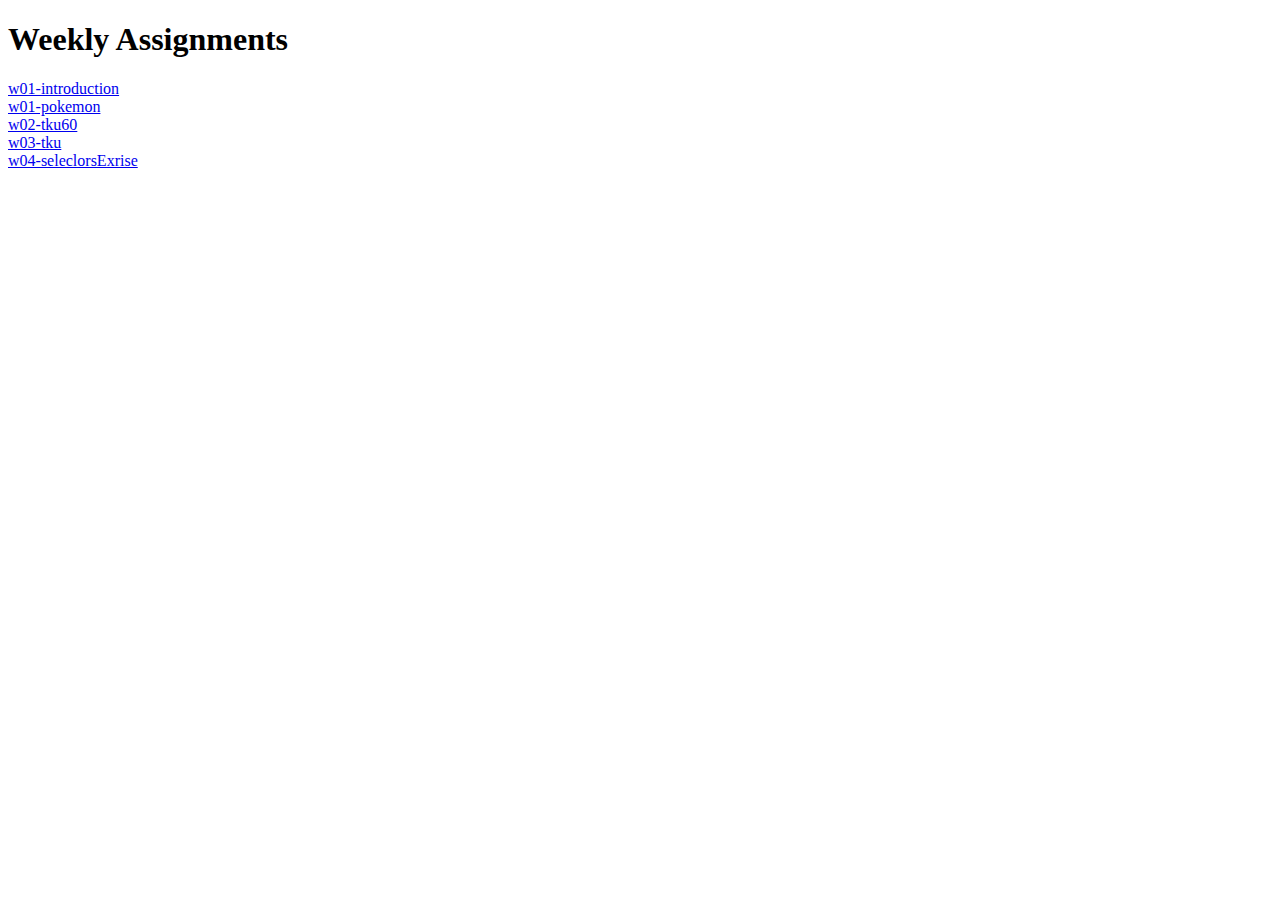
<file: index.html>
<!DOCTYPE html>
<html lang="en">

<head>
    <meta charset="UTF-8">
    <meta name="viewport" content="width=device-width,intial-scale=1">
    <meta http-equiv="X-UA-Compatible" content="ie-edge">
    <title>My Git Page -- ID,name</title>
</head>

<body>
    <h1>Weekly Assignments</h1>
    <u1>
        <li>
            <a href="w01/index.html"> w01-introduction</a>
        </li>
        <li>
            <a href="w01/pokemon.html"> w01-pokemon</a>
        </li>
        <li>
            <a href="w02/index.html"> w02-tku60</a>
        </li>
        <li>
            <a href="W03/imagegallery.html"> w03-tku</a>
        </li>
        <li>
            <a href="w04\selectorsExercise.html"> w04-seleclorsExrise</a>
        </li>
    </u1>
</body>

</html>
</file>
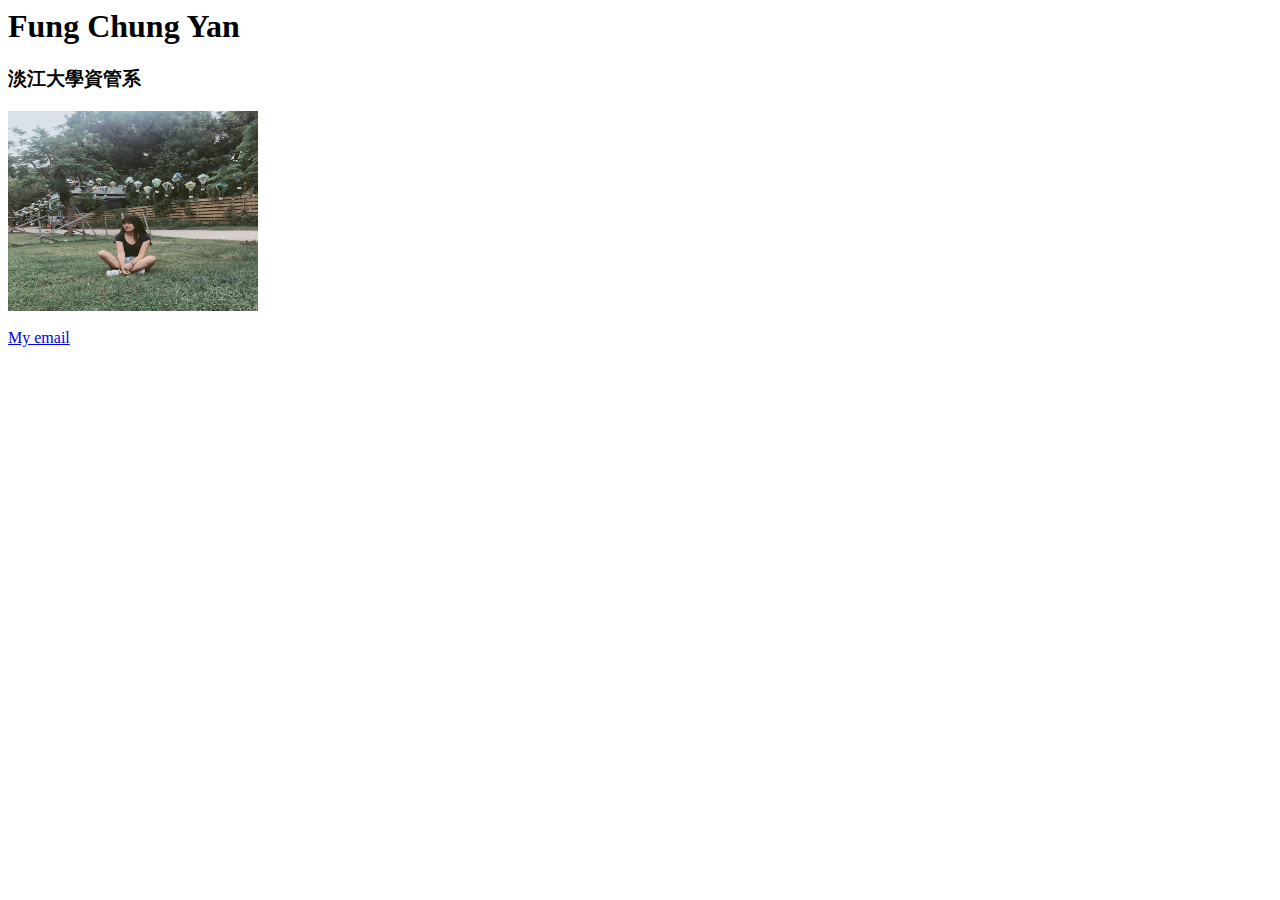
<file: w01/index.html>
<html>
    <head>
        <meta charset="utf-8">
        <title>My first HomePage</title>
    </head>
    <body>
        <h1>Fung Chung Yan</h1>
        <h3>淡江大學資管系</h3>
        <img src="img003.jpg" width="250" height="200"/>
        <br>
        <br>
        <a href="yoyofcy@gmail.com">My email</a>
    </body>
    </html>
</file>
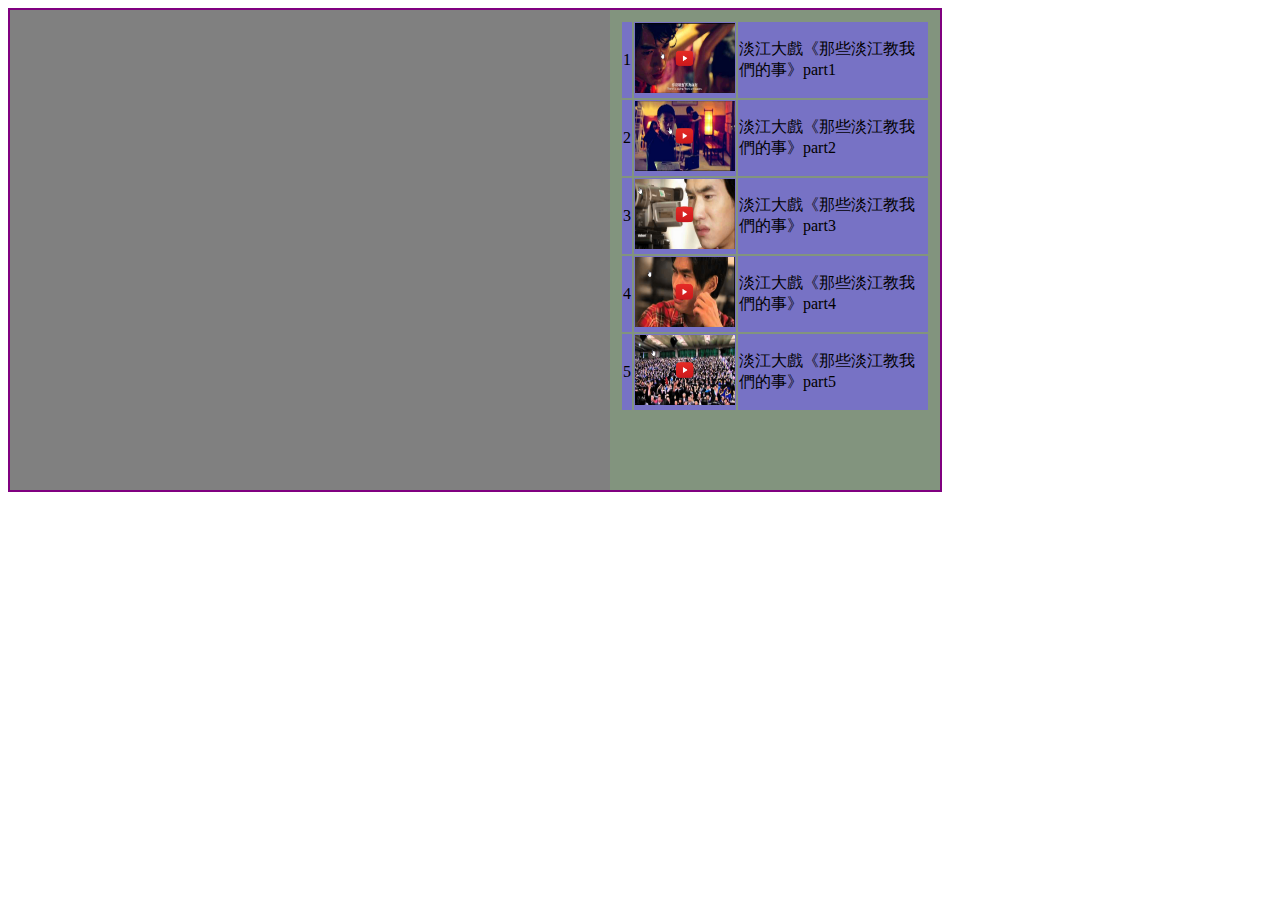
<file: w02/index.html>
<!DOCTYPE html>
<html lang="en">

<head>
    <meta charset="UTF-8">
    <meta name="viewport" content="width=device-width, initial-scale=1.0">
    <meta http-equiv="X-UA-Compatible" content="ie=edge">
    <title>TKU60</title>
    <style>
        #container {
            width: 930px;
            height: 480px;
            background-color: blanchedalmond;
            border: 2px solid purple;
        }

        #player {
            width: 600px;
            height: 100%;
            background-color: grey;
            float: left;
        }

        #aside {
            width: 330px;
            height: 100%;
            background-color: rgb(130, 148, 126);
            float: right;
        }
        #tkuitem{
            padding: 7px;
            margin: 3px;
        }
        tr{
            background:rgb(119, 114, 197);
        }
        .pic {
            width: 100px;
            height: 70px;
        }
    </style>
</head>

<body>
    <div id="container">
        <div id="player">
            <iframe width="600" height=100% src="https://www.youtube.com/embed/RechrtUxfQc" frameborder="0" allow="accelerometer; autoplay; encrypted-media; gyroscope; picture-in-picture"
                allowfullscreen></iframe>
        </div>
        <div id="aside">
            <table id="tkuitem">
                <tr>
                    <td>1</td>
                    <td>
                        <img src="images/TKU1.png" class="pic" />
                    </td>
                    <td>淡江大戲《那些淡江教我們的事》part1</td>
                </tr>
                <tr>
                    <td>2</td>
                    <td>
                        <img src="images/TKU2.png" class="pic" />
                    </td>
                    <td>淡江大戲《那些淡江教我們的事》part2</td>
                </tr>
                <tr>
                    <td>3</td>
                    <td>
                        <img src="images/TKU3.png" class="pic" />
                    </td>
                    <td>淡江大戲《那些淡江教我們的事》part3</td>
                </tr>

                <tr>
                    <td>4</td>
                    <td>
                        <img src="images/TKU4.png" class="pic" />
                    </td>
                    <td>淡江大戲《那些淡江教我們的事》part4</td>
                </tr>
                <tr>
                    <td>5</td>
                    <td>
                        <img src="images/TKU5.png" class="pic" />
                    </td>
                    <td>淡江大戲《那些淡江教我們的事》part5</td>
                </tr>
            </table>


        </div>

    </div>
</body>

</html>
</file>
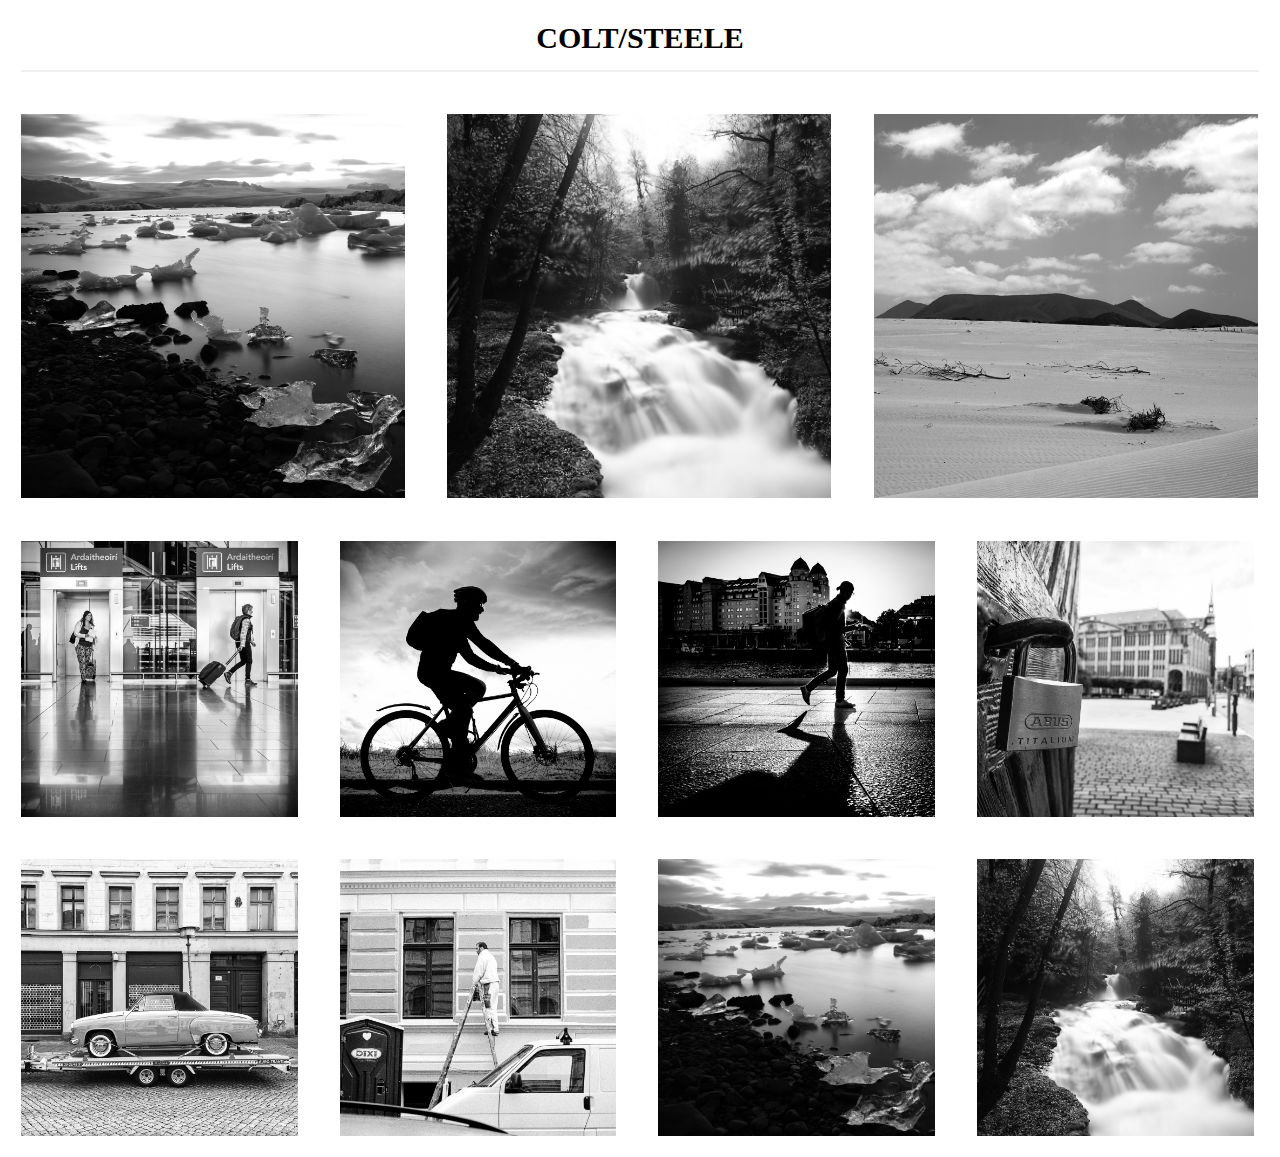
<file: W03/imagegallery.html>
<!DOCTYPE html>
<html>

<head>
   <title>Photo Blog</title>
   <link rel="stylesheet" type="text/css" href="//fonts.googleapis.com/css?family=Raleway" />
   <link rel="stylesheet" href="css/photo.css">
</head>

<body>
   
   <p>Colt/Steele</p>

   <div id="col3">
      <img src="images/img1.jpg" />
      <img src="images/img2.jpg" />
      <img src="images/img3.jpg" />


   </div>
   <div id="col4">
      <img src="images/img4.jpg" />
      <img src="images/img5.jpg" />
      <img src="images/img6.jpg" />
      <img src="images/img7.jpg" />
      <img src="images/img8.jpg" />
      <img src="images/img9.jpg" />
      <img src="images/img1.jpg" />
      <img src="images/img2.jpg" />
   </div>
   <!-- Massimo Margagnoni -->
   <!-- <img src="http://c1.staticflickr.com/9/8450/8026519634_f33f3724ea_b.jpg">
<img src="http://c2.staticflickr.com/8/7218/7209301894_c99d3a33c2_h.jpg">
<img src="http://c2.staticflickr.com/8/7231/6947093326_df216540ff_b.jpg"> -->

   <!-- Giuseppe Milo -->
   <!--<img src="http://c1.staticflickr.com/9/8788/17367410309_78abb9e5b6_b.jpg">
<img src="http://c2.staticflickr.com/6/5814/20700286354_762c19bd3b_b.jpg">
<img src="http://c2.staticflickr.com/6/5647/21137202535_404bf25729_b.jpg">
-->

   <!-- GörlitzPhotography -->
   <!--<img src="http://c2.staticflickr.com/6/5588/14991687545_5c8e1a2e86_b.jpg">
<img src="http://c2.staticflickr.com/4/3888/14878097108_5997041006_b.jpg">
<img src="http://c2.staticflickr.com/8/7579/15482110477_0b0e9e5421_b.jpg">
-->

   <!-- All Photos Licensed Under Creative Commons 2.0 -->
   <!-- https://creativecommons.org/licenses/by/2.0/legalcode  -->

</body>

</html>
</file>
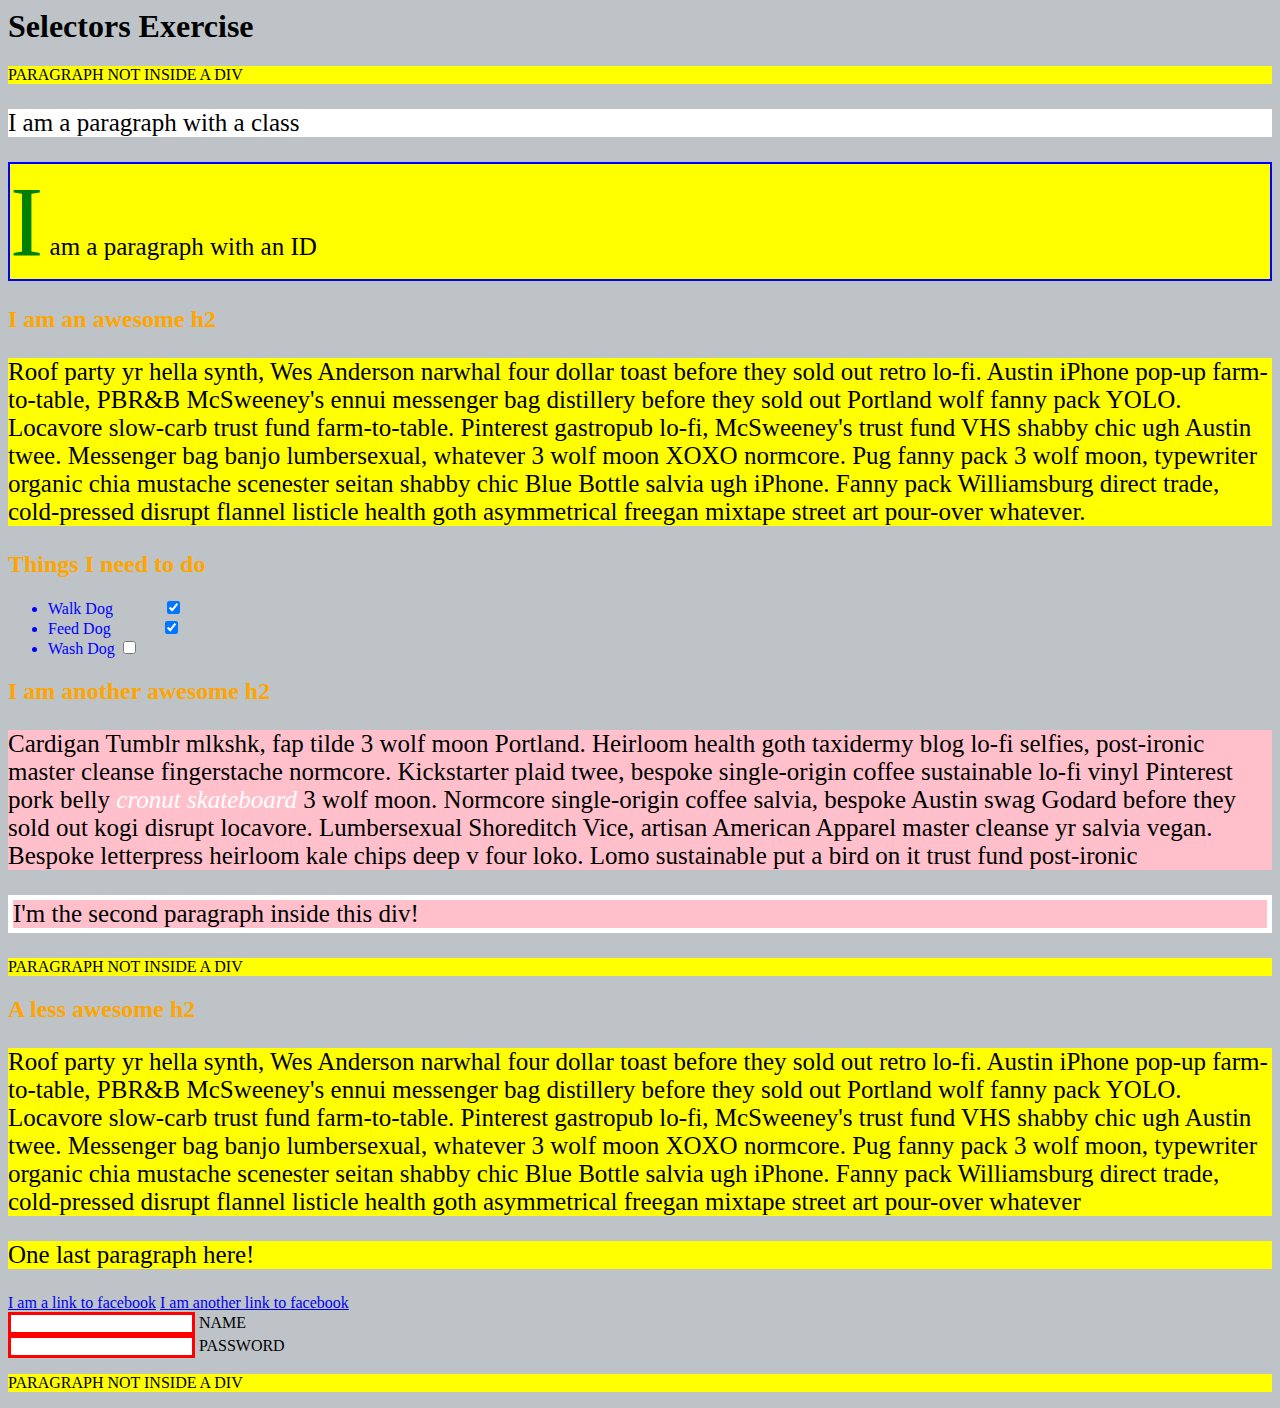
<file: w04/selectorsExercise.html>
<html>
<head>
  <meta charset="UTF-8">
  <title>Selectors Exercise</title>
  <link rel="stylesheet" type="text/css" href="selectors.css">
</head>
<body>
  <h1>Selectors Exercise</h1>

<p>PARAGRAPH NOT INSIDE A DIV</p>

<div>
  <p class="hello">I am a paragraph with a class</p>
  <p id="special">I am a paragraph with an ID</p>

  <h2>I am an awesome h2</h2>
  
  
  <p>Roof party yr hella synth, Wes Anderson narwhal four dollar toast before they sold out retro lo-fi. Austin iPhone pop-up farm-to-table, PBR&B McSweeney's ennui messenger bag distillery before they sold out Portland wolf fanny pack YOLO. Locavore slow-carb trust fund farm-to-table. Pinterest gastropub lo-fi, McSweeney's trust fund VHS shabby chic ugh Austin twee. Messenger bag banjo lumbersexual, whatever 3 wolf moon XOXO normcore. Pug fanny pack 3 wolf moon, typewriter organic chia mustache scenester seitan shabby chic Blue Bottle salvia ugh iPhone. Fanny pack Williamsburg direct trade, cold-pressed disrupt flannel listicle health goth asymmetrical freegan mixtape street art pour-over whatever.</p>

</div>

<div>
  <h2>Things I need to do</h2>

  <ul>
    <li>Walk Dog <input type="checkbox" checked> </li>
    <li>Feed Dog <input type="checkbox" checked> </li>
    <li>Wash Dog <input type="checkbox"></li>
  </ul>
</div>

<div>
  <h2>I am another awesome h2</h2>

  <p>Cardigan Tumblr mlkshk, fap tilde 3 wolf moon Portland. Heirloom health goth taxidermy blog lo-fi selfies, post-ironic master cleanse fingerstache normcore. Kickstarter plaid twee, bespoke single-origin coffee sustainable lo-fi vinyl Pinterest pork belly <em>cronut skateboard</em> 3 wolf moon. Normcore single-origin coffee salvia, bespoke Austin swag Godard before they sold out kogi disrupt locavore. Lumbersexual Shoreditch Vice, artisan American Apparel master cleanse yr salvia vegan. Bespoke letterpress heirloom kale chips deep v four loko. Lomo sustainable put a bird on it trust fund post-ironic</p>

  <p>I'm the second paragraph inside this div!</p>
</div>

<p>PARAGRAPH NOT INSIDE A DIV</p>


<div>
  <h2>A less awesome h2</h2>

  <p>Roof party yr hella synth, Wes Anderson narwhal four dollar toast before they sold out retro lo-fi. Austin iPhone pop-up farm-to-table, PBR&B McSweeney's ennui messenger bag distillery before they sold out Portland wolf fanny pack YOLO. Locavore slow-carb trust fund farm-to-table. Pinterest gastropub lo-fi, McSweeney's trust fund VHS shabby chic ugh Austin twee. Messenger bag banjo lumbersexual, whatever 3 wolf moon XOXO normcore. Pug fanny pack 3 wolf moon, typewriter organic chia mustache scenester seitan shabby chic Blue Bottle salvia ugh iPhone. Fanny pack Williamsburg direct trade, cold-pressed disrupt flannel listicle health goth asymmetrical freegan mixtape street art pour-over whatever</p>

  <p>One last paragraph here!</p>

  <a href="http://www.facebook.com">I am a link to facebook</a>
  <a href="http://www.facebook.com">I am another link to facebook</a>
  <br>

  <input type="text" name="name" /><label> Name</label><br/>
  <input type="password" name="password" /><label> Password</label><br/>

</div>

<p>PARAGRAPH NOT INSIDE A DIV</p>

</body>
</html>
</file>
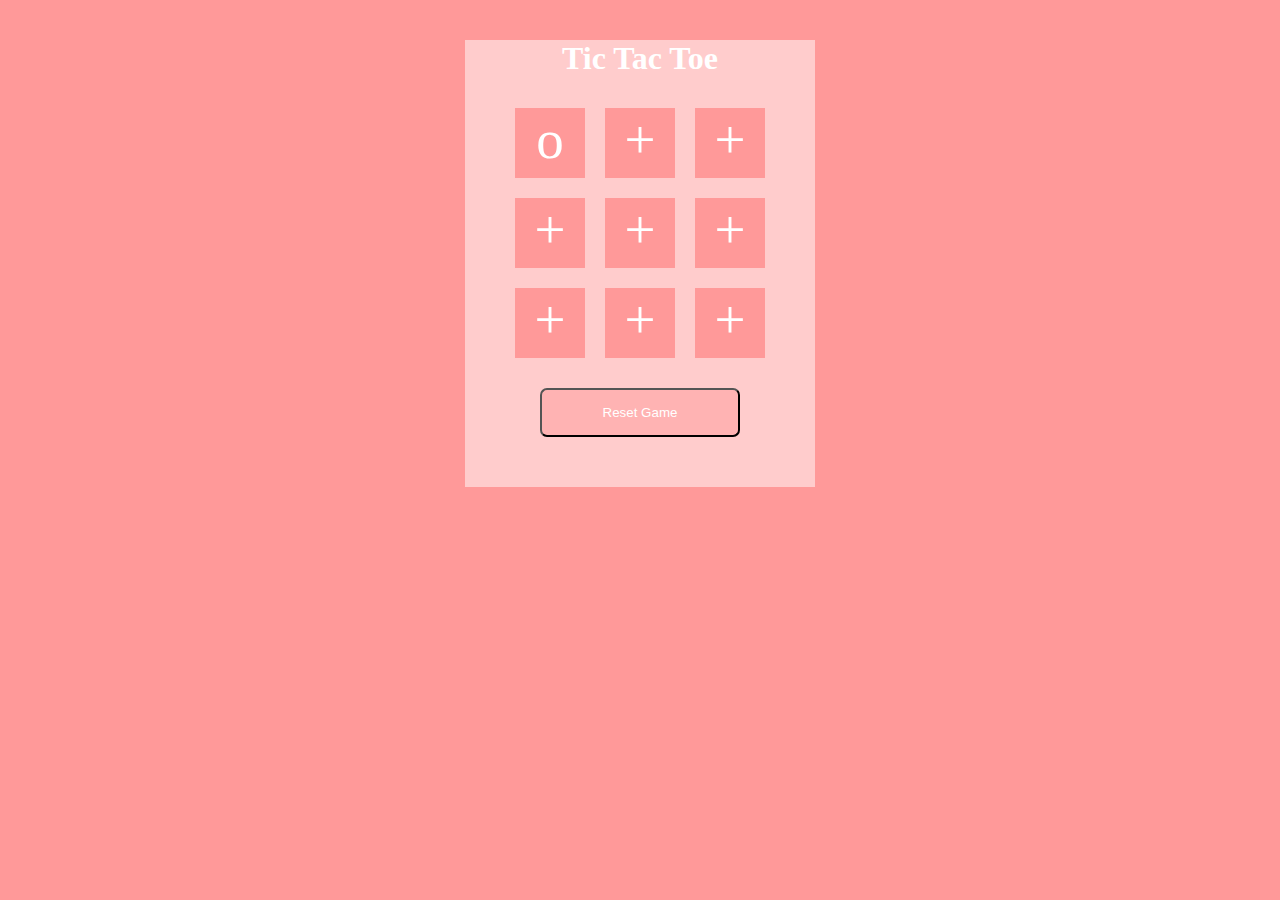
<file: w05/tictactoe.html>
<!DOCTYPE html>
<html lang="en">
<head>
    <meta charset="UTF-8">
    <meta name="viewport" content="width=device-width, initial-scale=1.0">
    <meta http-equiv="X-UA-Compatible" content="ie=edge">    
    <link rel="stylesheet" href="css/tictactoe.css">
    <title>TicTacToe</title>
</head>
<body>
    <div id="container">
        <header>
            <h1>Tic Tac Toe</h1>
        </header>
        <ul id="board">
            <li id="p1">o</li>
            <li id="p2">+</li>
            <li id="p3">+</li>
            <li id="p4">+</li>
            <li id="p5">+</li>
            <li id="p6">+</li>
            <li id="p7">+</li>
            <li id="p8">+</li>
            <li id="p9">+</li>
        </ul>
        <div class="clearfix"></div>
        <footer>
            <button id="reset">Reset Game</button>
        </footer>
    </div>
    <script src="https://ajax.googleapis.com/ajax/libs/jquery/3.3.1/jquery.min.js"></script>
    <script src="js/tictactoe.js"></script>
</body>
</html>
</file>
<file: W03/css/photo.css>
* {
    margin: 0;
    padding: 0;
}

#col3 img {

    width: 30%;
    margin: 1.65%;
    float: left;
}

#col4 img {
    width: 21.6%;
    margin: 1.65%;
    float: left;
}

p {
    font-family: fantasy;
    font-size: 30px;
    text-align: center;
    font-weight: bold;
    text-transform: uppercase;/*大寫*/
    font-weight: 800;
    margin: 1.65%;
    border-bottom: 2px solid #f1f1f1;
    padding-bottom: 15px;
    
}
</file>
<file: w04/selectors.css>
/* Style the HTML elements according to the following instructions. 
DO NOT ALTER THE EXISTING HTML TO DO THIS.  WRITE ONLY CSS!

/* Give the <body> element a background of #bdc3c7*/
body {
    background: #bdc3c7;
}

/* Make the <h1> element #9b59b6*/

hi {
    color: #9b59b6;
}

/* Make all <h2> elements orange */
h2 {
    color: orange;
}

/* Make all <li> elements blue(pick your own hexadecimal blue)*/
li {
    color: #0000ff;
}

/*Change the background on every paragraph to be yellow*/
p {
    background: yellow;
}

/*Make all inputs have a 3px red border*/
input {
    border: 3px solid red;
}

/* Give everything with the class 'hello' a white background*/
.hello {
    background: white;
}

/* Give the element with id 'special' a 2px solid blue border(pick your own rgb blue)*/
#special {
    border: 2px solid blue;
}


/*Make all the <p>'s that are nested inside of divs 25px font(font-size: 25px)*/
div p{
    font-size: 25px;
}

/*Make only inputs with type 'text' have a gray background*/
input [type="text"]{
    background: gray;
}

/* Give both <p>'s inside the 3rd <div> a pink background*/
div:nth-of-type(3) p {
    background: pink;
}

/* Give the 2nd <p> inside the 3rd <div> a 5px white border*/
div:nth-of-type(3) p:nth-of-type(2) {
    border: 5px solid white;
}

/* Make the <em> in the 3rd <div> element white and 20px font(font-size:20px)*/

div:nth-of-type(3) em{
    font: 20px;
    color: white;
}

/*BONUS CHALLENGES*/
/*You may need to research some other selectors and properties*/

/*Make all "checked" checkboxes have a left margin of 50px(margin-left: 50px)*/
input:checked{
    margin-left: 50px;
}

/* Make the <label> elements all UPPERCASE without changing the HTML(definitely look this one up*/
label{
    text-transform:uppercase;
}
/*Make the first letter of the element with id 'special' green and 100px font size(font-size: 100)*/
#special::first-letter{
    color: green;
    font-size: 100;
}

/*Make the <h1> element's color change to blue when hovered over */
h1:HOVER{
    color:blue;
}
/*Make the <a> element's that have been visited gray */
a:visited{
    color:grey;
}
</file>
<file: w05/css/tictactoe.css>
#container{
    width: 350px;
    background: #ffcccc;
    margin:40px auto;
    padding-bottom: 30px;
}
body{
    background:	#ff9999;
}
h1{
    text-align: center;
    color: #ffffff;
}
#board li{
    width: 70px;
    height: 70px;
    background:  #ff9999;
    margin: 10px;
    list-style: none;
    color: #ffffff;
    font-size:55px;
    text-align: center;
    float:left;
}
.clearfix{
    clear: both;
}
footer{
    padding: 20px;
    text-align: center;
  
}
#reset{
    width: 200px;
    background: #ffb3b3;
    color:#ffffff;
    padding: 15px;
    border-radius: 7px;
}
.o {
    color:green !important;
}
.x{
    color: red !important;
}
</file>
